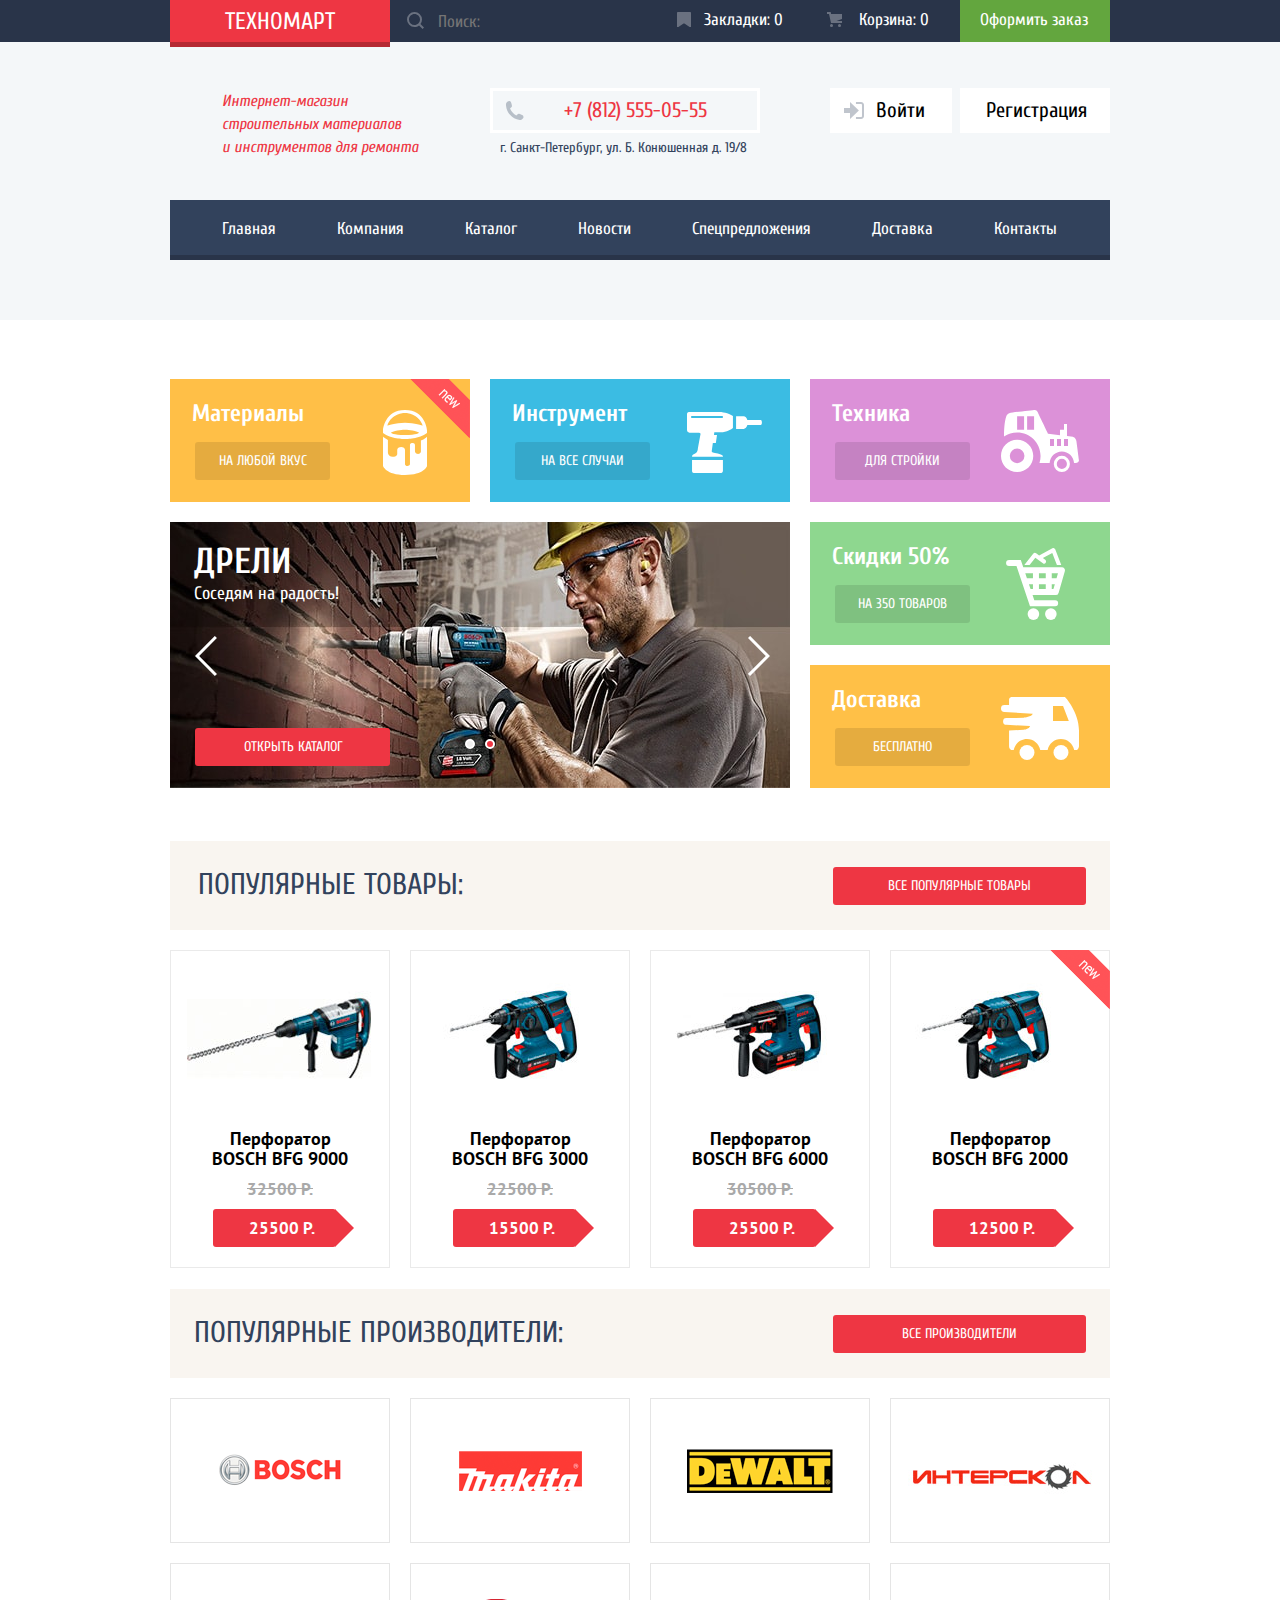
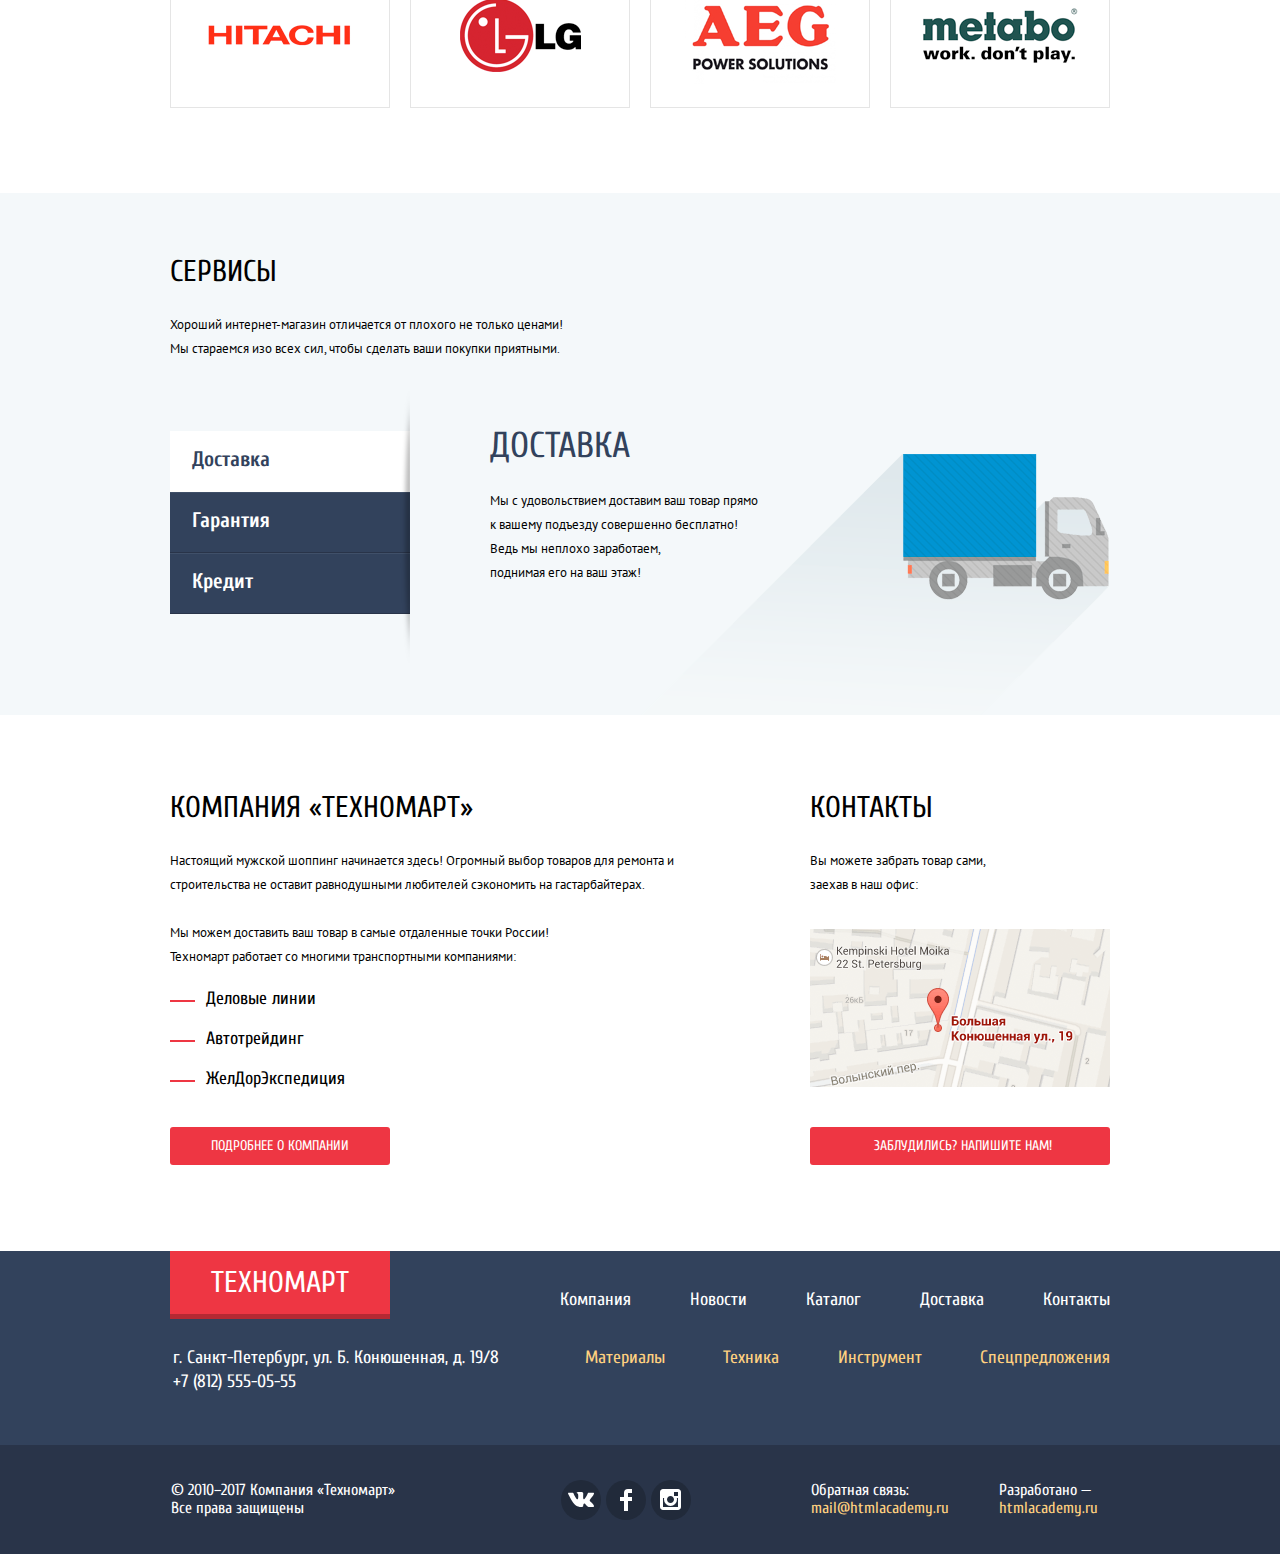
<file: index.html>
<!DOCTYPE html>
<html lang="ru">
<head>
  <meta charset="utf-8">
  <title>HTML Academy: Техномарт</title>
  <link href="https://fonts.googleapis.com/css?family=Cuprum:400,400i,700,700i&amp;subset=cyrillic" rel="stylesheet">
  <link href="https://fonts.googleapis.com/css?family=PT+Sans:400,700&amp;subset=cyrillic" rel="stylesheet">
  <link href="css/normalize.min.css" rel="stylesheet">
  <link href="css/style.min.css" rel="stylesheet">
</head>
<body>
  <header class="main-header">
    <div class="main-header__top">
      <div class="main-header__navigation">
        <a class="main-header__logo" href="#">Техномарт</a>
        <form class="main-search" method="post" action="https://echo.htmlacademy.ru">
          <input id="search-field" class="main-search__field" type="search" name="search" placeholder="Поиск:">
          <label for="search-field" class="main-search__label">
            <span class="visually-hidden">Поиск по сайту</span>
            <svg xmlns="http://www.w3.org/2000/svg" width="17" height="17" viewBox="0 0 17 17"><path fill="#ffffff" d="M17 15.586l-3.542-3.542A7.465 7.465 0 0 0 15 7.5 7.5 7.5 0 1 0 7.5 15c1.71 0 3.282-.579 4.544-1.542L15.586 17 17 15.586zM2 7.5C2 4.467 4.467 2 7.5 2 10.532 2 13 4.467 13 7.5c0 3.032-2.468 5.5-5.5 5.5A5.506 5.506 0 0 1 2 7.5z"/></svg>
          </label>
        </form>
        <ul class="navigation-list">
          <li class="navigation-list__item">
            <a class="navigation-list__link bookmark-link" href="#">Закладки: 0</a>
          </li>
          <li class="navigation-list__item">
            <a class="navigation-list__link cart-link cart-link-index" href="#">Корзина: 0</a>
          </li>
          <li class="navigation-list__item">
            <a class="navigation-list__link order-link" href="#">Оформить заказ</a>
          </li>
        </ul>
      </div>
    </div>
    <div class="center">
      <section class="main-header__content">
        <h1 class="main-header__title">Интернет-магазин строительных материалов &ensp; и инструментов для ремонта</h1>
        <div class="main-header__contacts">
          <a class="main-header__phone" href="tel:+78125550555">+7 (812) 555-05-55</a>
          <p class="main-header__address">г. Санкт-Петербург, ул. Б. Конюшенная д. 19/8</p>
        </div>
        <ul class="main-header__accounts input-list">
          <li class="input-list__item">
            <a class="input-list__link-enter" href="#">Войти</a>
          </li>
          <li class="input-list__item">
            <a class="input-list__link-registration" href="#">Регистрация</a>
          </li>
        </ul>
      </section>
      <nav class="main-header__menu">
        <ul class="header-menu__list">
          <li class="header-menu__item">
            <a class="header-menu__link" href="#">Главная</a>
          </li>
          <li class="header-menu__item">
            <a class="header-menu__link" href="#">Компания</a>
          </li>
          <li class="header-menu__item">
            <a class="header-menu__link" href="catalog.html">Каталог</a></li>
          <li class="header-menu__item">
            <a class="header-menu__link" href="#">Новости</a>
          </li>
          <li class="header-menu__item">
            <a class="header-menu__link" href="#">Спецпредложения</a>
          </li>
          <li class="header-menu__item">
            <a class="header-menu__link" href="#">Доставка</a>
          </li>
          <li class="header-menu__item">
            <a class="header-menu__link" href="#">Контакты</a>
          </li>
        </ul>
      </nav>
    </div>
  </header>
  <main>
    <div class="center">
      <section class="promo">
        <h2 class="visually-hidden">Промо блоки и слайдер</h2>
        <ul class="promo__list">
          <li class="promo__item promo__item--materials">
            <span class="visually-hidden">Новый раздел</span>
            <h3 class="promo__title">Материалы</h3>
            <a class="promo__btn" href="#">На любой вкус</a>
          </li>
          <li class="promo__item promo__item--instrument">
            <h3 class="promo__title">Инструмент</h3>
            <a class="promo__btn" href="#">На все случаи</a>
          </li>
          <li class="promo__item promo__item--technique">
            <h3 class="promo__title">Техника</h3>
            <a class="promo__btn" href="#">Для стройки</a>
          </li>
        </ul>
        <div class="promo__blocks">
          <div class="promo-slider">
            <h3 class="visually-hidden">Слайдер</h3>
            <img class="promo-slider__image-1" src="img/sliders/slider1_1.jpg" width="620" height="266" alt="Слайд 1">
            <img class="promo-slider__image-2" src="img/sliders/slider1_2.jpg" width="620" height="266" alt="Слайд 2">
            <div class="promo-slider__slide-1">
              <h4 class="promo-slider__title">Дрели</h4>
              <span class="promo-slider__text">Соседям на радость!</span>
            </div>
            <div class="promo-slider__slide-2">
              <h4 class="promo-slider__title">Перфораторы</h4>
              <span class="promo-slider__text">Настоящие мужские игрушки</span>
            </div>
            <a class="promo-slider__link btn" href="catalog.html">Открыть каталог</a>
            <ul class="promo-slider__buttons">
              <li>
                <button class="promo-slider__button promo-slider__button--1" type="button">
                  <span class="visually-hidden">Слайд 1</span>
                </button>
              </li>
              <li>
                <button class="promo-slider__button promo-slider__button--2" type="button">
                  <span class="visually-hidden">Слайд 2</span>
                </button>
              </li>
            </ul>
            <a class="promo-slider__slide-left" href="#">
              <span class="visually-hidden">Предыдущий слайд</span>
            </a>
            <a class="promo-slider__slide-right" href="#">
              <span class="visually-hidden">Следующий слайд</span>
            </a>
          </div>
          <ul class="promo__list-vertical">
            <li class="promo__item promo__item--discounts">
              <h3 class="promo__title">Скидки 50%</h3>
              <a class="promo__btn" href="#">На 350 товаров</a>
            </li>
            <li class="promo__item promo__item--delivery">
              <h3 class="promo__title">Доставка</h3>
              <a class="promo__btn" href="#">Бесплатно</a>
            </li>
          </ul>
        </div>
      </section>
      <section class="product">
        <div class="product__paragraph">
          <h2 class="product__title">Популярные товары:</h2>
          <a class="product__link btn" href="#">Все популярные товары</a>
        </div>
        <ul class="product__list product__list--index">
          <li class="product__item">
            <div class="product__buttons">
              <a href="#" class="button__buy button">Купить</a>
              <a href="#" class="button__in-bookmarks button">В закладки</a>
            </div>
            <img class="product__image" src="img/perforators/bfg-9000.jpg" width="218" height="169" alt="Перфоратор BOSCH BFG 9000" >
            <h4 class="product__titles">Перфоратор BOSCH BFG 9000</h4>
            <span class="product__price-delete">32500 Р.</span>
            <span class="product__price">25500 Р.</span>
          </li>
          <li class="product__item">
            <div class="product__buttons">
              <a href="#" class="button__buy button">Купить</a>
              <a href="#" class="button__in-bookmarks button">В закладки</a>
            </div>
            <img class="product__image" src="img/perforators/bfg-3000.jpg" width="218" height="169" alt="Перфоратор BOSCH BFG 3000" >
            <h4 class="product__titles">Перфоратор BOSCH BFG 3000</h4>
            <span class="product__price-delete">22500 Р.</span>
            <span class="product__price">15500 Р.</span>
          </li>
          <li class="product__item">
            <div class="product__buttons">
              <a href="#" class="button__buy button">Купить</a>
              <a href="#" class="button__in-bookmarks button">В закладки</a>
            </div>
            <img class="product__image" src="img/perforators/bfg-6000.jpg" width="218" height="169" alt="Перфоратор BOSCH BFG 6000" >
            <h4 class="product__titles">Перфоратор BOSCH BFG 6000</h4>
            <span class="product__price-delete">30500 Р.</span>
            <span class="product__price">25500 Р.</span>
          </li>
          <li class="product__item element-new">
            <span class="visually-hidden">Новинка</span>
            <div class="product__buttons">
              <a href="#" class="button__buy button">Купить</a>
              <a href="#" class="button__in-bookmarks button">В закладки</a>
            </div>
            <img class="product__image" src="img/perforators/bfg-2000.jpg" width="218" height="169" alt="Перфоратор BOSCH BFG 2000" >
            <h4 class="product__titles">Перфоратор BOSCH BFG 2000</h4>
            <span class="product__price-delete"></span>
            <span class="product__price product__price-null">12500 Р.</span>
          </li>
        </ul>
      </section>
      <section class="manufacture">
        <div class="manufacture__paragraph">
          <h2 class="manufacture__title">Популярные производители:</h2>
          <a class="manufacture__link btn" href="#">Все производители</a>
        </div>
        <ul class="manufacture__list">
          <li class="manufacture__item">
            <a href="#">
              <img class="manufacture__image" src="img/brand/bosch.png" width="126" height="37" alt="производитель Bosch">
            </a>
          </li>
          <li class="manufacture__item">
            <a href="#">
              <img class="manufacture__image" src="img/brand/makita.png" width="123" height="40" alt="производитель Makita">
            </a>
          </li>
          <li class="manufacture__item">
            <a href="#">
              <img class="manufacture__image" src="img/brand/dewalt.png" width="146" height="44" alt="производитель DeWalt">
            </a>
          </li>
          <li class="manufacture__item">
            <a href="#">
              <img class="manufacture__image" src="img/brand/interscol.png" width="200" height="88" alt="производитель Интерскол">
            </a>
          </li>
          <li class="manufacture__item">
            <a href="#">
              <img class="manufacture__image" src="img/brand/hitachi.png" width="169" height="31" alt="производитель Hitachi">
            </a>
          </li>
          <li class="manufacture__item">
            <a href="#">
              <img class="manufacture__image" src="img/brand/lg.png" width="121" height="73" alt="производитель LG">
            </a>
          </li>
          <li class="manufacture__item">
            <a href="#">
              <img class="manufacture__image" src="img/brand/aeg.png" width="151" height="96" alt="производитель AEG">
            </a>
          </li>
          <li class="manufacture__item">
            <a href="#">
              <img class="manufacture__image" src="img/brand/metabo.png" width="204" height="69" alt="производитель Metabo">
            </a>
          </li>
        </ul>
      </section>
    </div>
    <section class="service">
      <div class="service__center">
        <h2 class="service__title">Сервисы</h2>
        <p class="service__text">Хороший интернет-магазин отличается от плохого не только ценами! Мы стараемся изо всех сил, чтобы сделать ваши покупки приятными.</p>
        <div class="service__blocks">
          <ul class="service__list">
            <li class="service__item service__item-delivery">Доставка</li>
            <li class="service__item">Гарантия</li>
            <li class="service__item">Кредит</li>
          </ul>
          <ul class="service__slider">
            <li class="slider__delivery">
              <h3 class="slider__title">Доставка</h3>
              <p class="slider__text">Мы с удовольствием доставим ваш товар прямо<br>к вашему подъезду совершенно бесплатно!</p>
              <p class="slider__text-delivery">Ведь мы неплохо заработаем,<br>поднимая его на ваш этаж!</p>
            </li>
            <li class="slider__guarantee">
              <h3 class="slider__title">Гарантия</h3>
              <p class="slider__text">Если купленный у нас товар поломается или заискрит,</p>
              <p class="slider__text-guarantee">а также в случае пожара, спровоцированного его возгаранием,</p>
              <p class="slider__text-guarantee">вы всегда можете быть уверены в нашей гарантии. Мы обменяем<br>сгоревший товар на новый.</p>
              <p class="slider__text-guarantee">Дом уж восстановите как-нибудь сами.</p>
            </li>
            <li class="slider__credit">
              <h3 class="slider__title">Кредит</h3>
              <p class="slider__text">Залезть в долговую яму стало проще!</p>
              <p class="slider__text-credit">Кредитные консультанты придут вам на помощь.</p>
              <a class="slider__btn btn" href="#">Отправить заявку</a>
            </li>
          </ul>
        </div>
      </div>
    </section>
    <section class="about-content">
      <div class="about-company">
        <h2 class="about-company__title">Компания «Техномарт»</h2>
        <p class="about-company__paragraph">Настоящий мужской шоппинг начинается здесь! Огромный выбор товаров для ремонта и строительства не оставит равнодушными любителей сэкономить на гастарбайтерах.</p>
        <p class="about-company__text">Мы можем доставить ваш товар в самые отдаленные точки России! Техномарт работает со многими транспортными компаниями:</p>
        <ul class="about-company__transport">
          <li class="transport__item">Деловые линии</li>
          <li class="transport__item">Автотрейдинг</li>
          <li class="transport__item">ЖелДорЭкспедиция</li>
        </ul>
        <a class="about-company__btn btn" href="#">Подробнее о компании</a>
      </div>
      <div class="main-contacts">
        <h2 class="main-contacts__title">Контакты</h2>
        <p class="main-contacts__text">Вы можете забрать товар сами, заехав в наш офис:</p>
        <a class="main-contacts__map" href="#" name="mini-map">
          <img src="img/mini-map.png" width="300" height="158" alt="Офис компании по адресу ул. Большая Конюшенная 19/8, Санкт-Петербург">
        </a>
        <a class="main-contacts__btn btn" href="writeus.html">Заблудились? Напишите нам!</a>
      </div>
    </section>
  </main>
  <footer class="main-footer">
    <div class="main-footer__menu">
      <nav class="main-footer__top">
        <a class="main-footer__logo" href="index.html">Техномарт</a>
        <ul class="top-menu">
          <li class="top-menu__item">
            <a href="#">Компания</a>
          </li>
          <li class="top-menu__item">
            <a href="#">Новости</a>
          </li>
          <li class="top-menu__item">
            <a href="catalog.html">Каталог</a>
          </li>
          <li class="top-menu__item">
            <a href="#">Доставка</a>
          </li>
          <li class="top-menu__item">
            <a href="#">Контакты</a>
          </li>
        </ul>
      </nav>
      <nav class="main-footer__bottom">
        <p class="main-footer__address">г. Санкт-Петербург, ул. Б. Конюшенная, д. 19/8 +7 (812) 555-05-55</p>
        <ul class="bottom-menu">
          <li class="bottom-menu__item">
            <a href="#">Материалы</a>
          </li>
          <li class="bottom-menu__item">
            <a href="#">Техника</a>
          </li>
          <li class="bottom-menu__item">
            <a href="#">Инструмент</a>
          </li>
          <li class="bottom-menu__item">
            <a href="#">Спецпредложения</a>
          </li>
        </ul>
      </nav>
    </div>
    <div class="main-footer__cellar">
      <div class="cellar__center">
        <p class="cellar__company">© 2010–2017 Компания «Техномарт» Все права защищены</p>
        <ul class="cellar__list">
          <li class="cellar__item">
            <a class="cellar__link1" href="#">
              <span class="visually-hidden">Магазин "Техномарт" в контакте</span>
            </a>
          </li>
          <li class="cellar__item">
            <a class="cellar__link2" href="#">
              <span class="visually-hidden">Магазин "Техномарт" в Фейсбуке</span>
            </a>
          </li>
          <li class="cellar__item">
            <a class="cellar__link3" href="#">
              <span class="visually-hidden">Магазин "Техномарт" в Инстаграм</span>
            </a>
          </li>
        </ul>
        <p class="cellar__feedback">
          <span class="feedback__title">Обратная связь:</span>
          <a class="feedback__link" href="mailto:mail@htmlacademy.ru">mail@htmlacademy.ru</a>
        </p>
        <p class="cellar__developed">
          <span class="developed__title">Разработано —</span>
          <a class="developed__link" href="https://htmlacademy.ru/intensive/htmlcss">htmlacademy.ru</a>
        </p>
      </div>
    </div>
  </footer>
  <section class="modal-map">
    <h2 class="modal-map__title visually-hidden">Как до нас добраться</h2>
    <iframe src="https://www.google.com/maps/embed?pb=!1m18!1m12!1m3!1d1998.6037999040354!2d30.322010416394033!3d59.938716271971415!2m3!1f0!2f0!3f0!3m2!1i1024!2i768!4f13.1!3m3!1m2!1s0x4696310fca5ba729%3A0xea9c53d4493c879f!2sBolshaya+Konyushennaya+ul.%2C+19%2C+Sankt-Peterburg%2C+Russia%2C+191186!5e0!3m2!1sen!2s!4v1441888483426" width="940" height="446" allowfullscreen></iframe>
    <div class="modal-map__wrapper">
      <img class="modal-map__image" src="img/full-map.png" width="940" height="446" alt="Офис компании по адресу ул. Большая Конюшенная 19/8, Санкт-Петербург">
    </div>
    <button class="modal-map__close" type="button">
      <span class="visually-hidden">Закрыть карту</span>
    </button>
  </section>
  <section class="modal-form">
    <h2 class="modal-form__title visually-hidden">Обратная форма связи</h2>
    <form class="modal-form__feedback" method="post" action="https://echo.htmlacademy.ru">
      <div class="feedback__wrapper">
        <p class="feedback__login">
          <label for="login__field">Ваше имя:</label>
          <input id="login__field" class="feedback__write" type="text" name="name" placeholder="Имя Фамилия">
        </p>
        <p class="feedback__mail">
          <label for="mail__field">Ваш e-mail:</label>
          <input id="mail__field" class="feedback__write" type="text" name="e-mail" placeholder="email@example.com" required>
        </p>
        <p class="feedback__text">
          <label for="text__field">Текст письма:</label>
          <textarea id="text__field" class="feedback__write feedback__textarea" name="free-content" placeholder="В свободной форме" required></textarea>
        </p>
      </div>
      <div class="feedback__submit-wrapper">
        <button class="feedback__submit btn" type="submit">Отправить</button>
      </div>
    </form>
    <button class="modal-form__close" type="button">
      <span class="visually-hidden">Закрыть форму обратной связи</span>
    </button>
  </section>
  <script src="js/index.min.js"></script>
</body>
</html>
</file>
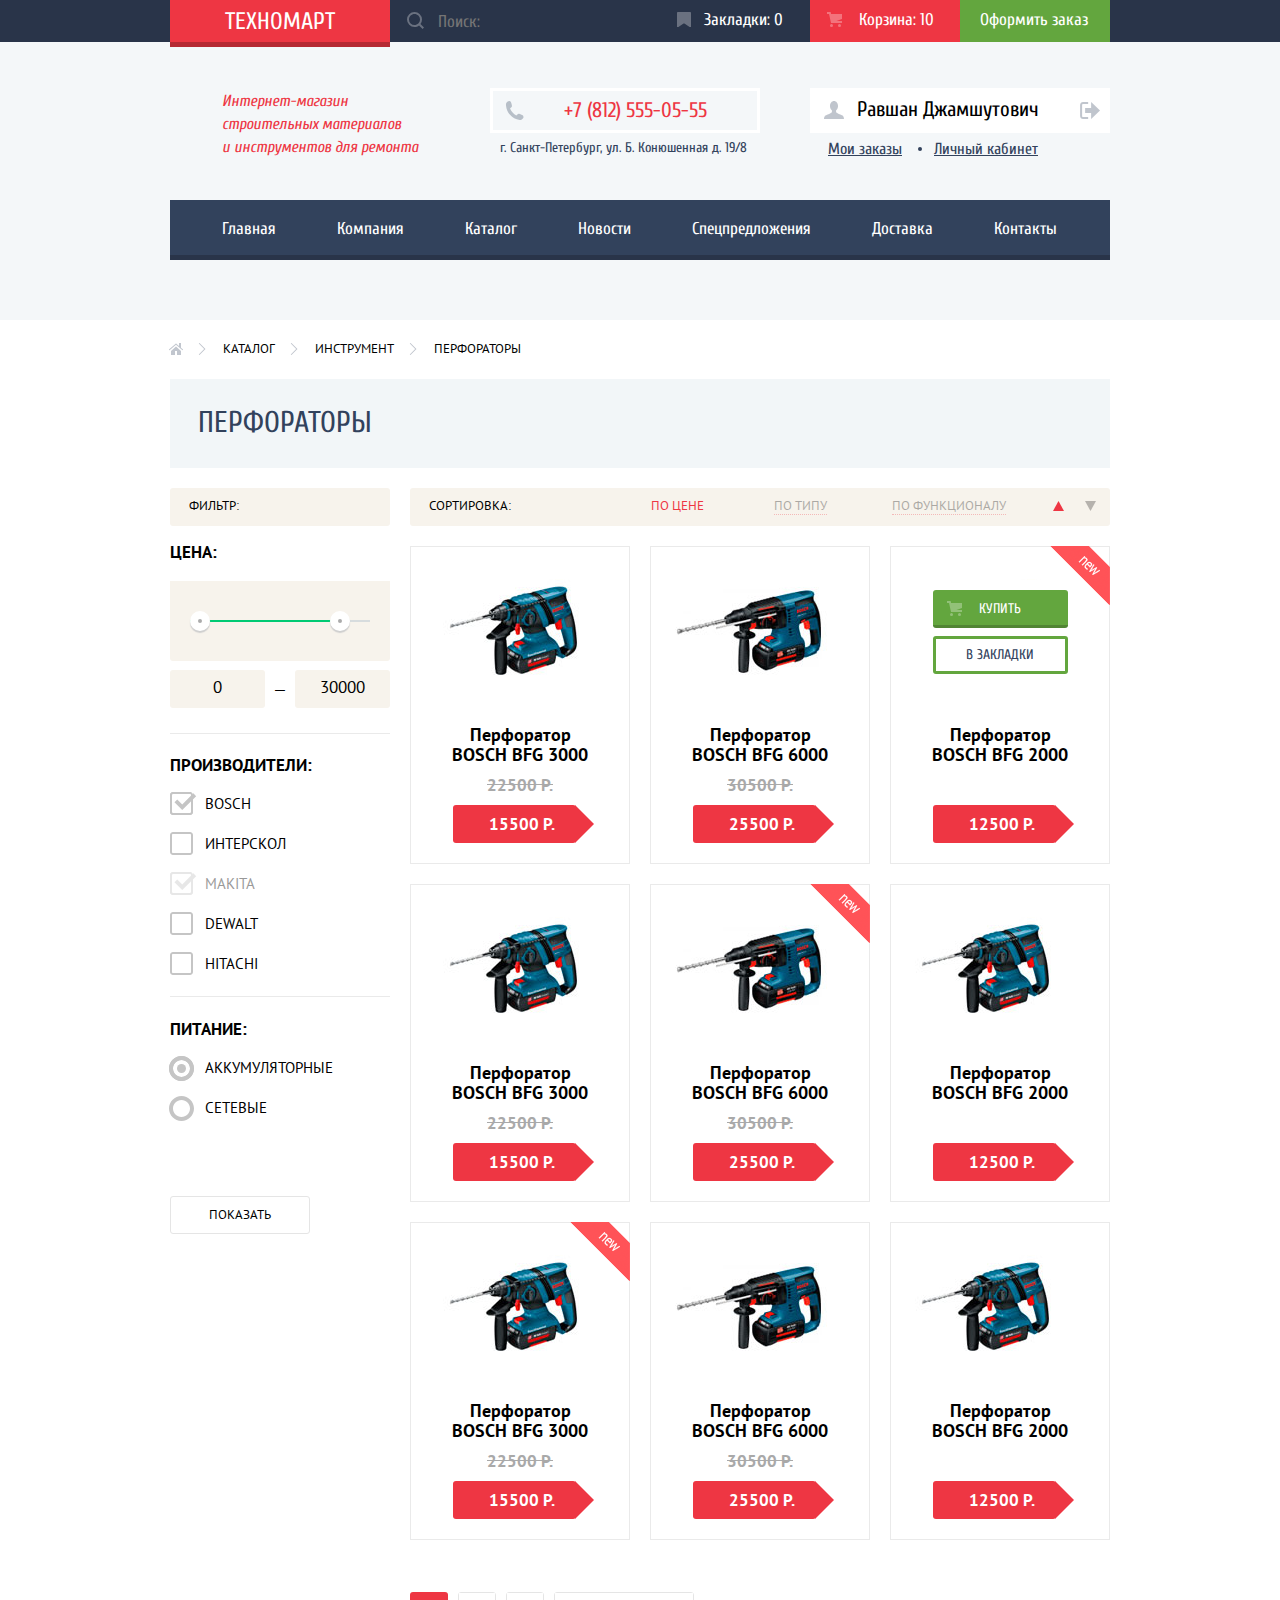
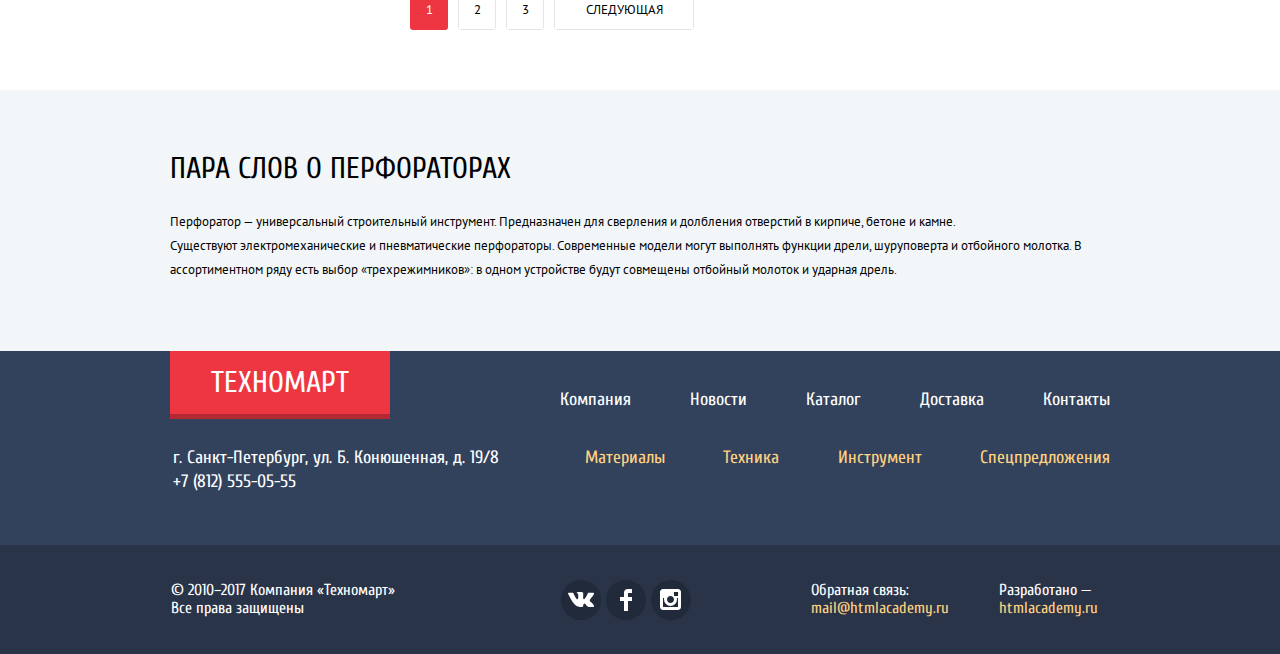
<file: catalog.html>
<!DOCTYPE html>
<html lang="ru">
<head>
  <meta charset="utf-8">
  <title>HTML Academy: Техномарт</title>
  <link href="https://fonts.googleapis.com/css?family=Cuprum:400,400i,700,700i&amp;subset=cyrillic" rel="stylesheet">
  <link href="https://fonts.googleapis.com/css?family=PT+Sans:400,700&amp;subset=cyrillic" rel="stylesheet">
  <link href="css/normalize.min.css" rel="stylesheet">
  <link href="css/style.min.css" rel="stylesheet">
</head>
<body>
  <header class="main-header">
    <div class="main-header__top">
      <div class="main-header__navigation">
        <a class="main-header__logo" href="index.html">Техномарт</a>
        <form class="main-search" method="post" action="https://echo.htmlacademy.ru">
          <input id="search-field" class="main-search__field" type="search" name="search" placeholder="Поиск:">
          <label for="search-field" class="main-search__label">
            <span class="visually-hidden">Поиск по сайту</span>
            <svg xmlns="http://www.w3.org/2000/svg" width="17" height="17" viewBox="0 0 17 17"><path fill="#ffffff" d="M17 15.586l-3.542-3.542A7.465 7.465 0 0 0 15 7.5 7.5 7.5 0 1 0 7.5 15c1.71 0 3.282-.579 4.544-1.542L15.586 17 17 15.586zM2 7.5C2 4.467 4.467 2 7.5 2 10.532 2 13 4.467 13 7.5c0 3.032-2.468 5.5-5.5 5.5A5.506 5.506 0 0 1 2 7.5z"/></svg>
          </label>
        </form>
        <ul class="navigation-list">
          <li class="navigation-list__item">
            <a class="navigation-list__link bookmark-link" href="#">Закладки: 0</a>
          </li>
          <li class="navigation-list__item">
            <a class="navigation-list__link cart-link cart-link-catalog" href="#">Корзина: 10</a>
          </li>
          <li class="navigation-list__item">
            <a class="navigation-list__link order-link" href="#">Оформить заказ</a>
          </li>
        </ul>
      </div>
    </div>
    <div class="center">
      <section class="main-header__content">
        <h1 class="main-header__title">Интернет-магазин строительных материалов &ensp; и инструментов для ремонта</h1>
        <div class="main-header__contacts main-header__contacts--catalog">
          <a class="main-header__phone" href="tel:+78125550555">+7 (812) 555-05-55</a>
          <p class="main-header__address">г. Санкт-Петербург, ул. Б. Конюшенная д. 19/8</p>
        </div>
        <div class="main-header__user-account">
          <div class="user-account__name">
            <a class="user-account__name-link" href="#">Равшан Джамшутович</a>
            <a class="user-account__exit-link" href="#">
              <span class="visually-hidden">Выход из аккаунта</span>
            </a>
          </div>
          <div class="user-account__order">
            <a class="user-account__order-link" href="#">Мои заказы</a>
            <a class="user-account__personal-link" href="#">Личный кабинет</a>
          </div>
        </div>
      </section>
      <nav class="main-header__menu">
        <ul class="header-menu__list">
          <li class="header-menu__item">
            <a class="header-menu__link" href="index.html">Главная</a>
          </li>
          <li class="header-menu__item">
            <a class="header-menu__link" href="#">Компания</a>
          </li>
          <li class="header-menu__item">
            <a class="header-menu__link" href="catalog.html">Каталог</a></li>
          <li class="header-menu__item">
            <a class="header-menu__link" href="#">Новости</a>
          </li>
          <li class="header-menu__item">
            <a class="header-menu__link" href="#">Спецпредложения</a>
          </li>
          <li class="header-menu__item">
            <a class="header-menu__link" href="#">Доставка</a>
          </li>
          <li class="header-menu__item">
            <a class="header-menu__link" href="#">Контакты</a>
          </li>
        </ul>
      </nav>
    </div>
  </header>
  <main>
    <div class="center">
      <ul class="catalog-main__breadcrumbs breadcrumbs-list">
        <li class="breadcrumbs-list__item">
          <a class="breadcrumbs-list__link" href="index.html">
            <span class="visually-hidden">Главная страница</span>
          </a>
        </li>
        <li class="breadcrumbs-list__item breadcrumbs-list__item--arrow">
          <a href="catalog.html">Каталог</a>
        </li>
        <li class="breadcrumbs-list__item breadcrumbs-list__item--arrow">
          <a href="#">Инструмент</a>
        </li>
        <li class="breadcrumbs-list__item breadcrumbs-list__item--arrow">
          <a href="#">Перфораторы</a>
        </li>
      </ul>
      <h1 class="catalog-main__title">Перфораторы</h1>
      <div class="catalog-main__content">
        <section class="filter">
          <h3 class="filter__title">Фильтр:</h3>
          <form class="filter__form" method="post" action="https://echo.htmlacademy.ru">
            <fieldset class="filter__price">
              <legend class="price__legend">Цена:</legend>
              <div class="price__input-range">
                <div class="price__scale">
                  <div class="price__bar"></div>
                </div>
                <div class="price__toggle price__toggle-min"></div>
                <div class="price__toggle price__toggle-max"></div>
              </div>
              <div class="price__value">
                <input class="price__min" type="text" value="0">
                <span>—</span>
                <input class="price__max" type="text" value="30000" >
              </div>
            </fieldset>
            <fieldset class="filter__manufacturers">
              <legend class="manufacturers__legend">Производители:</legend>
              <ul class="manufacturers__list">
                <li class="manufacturers__item">
                  <input id="item-bosch" class="visually-hidden filter__input" type="checkbox" name="bosch" checked>
                  <label for="item-bosch" class="manufacturers__label">Bosch</label>
                </li>
                <li class="manufacturers__item">
                  <input id="item-interscol" class="visually-hidden filter__input" type="checkbox" name="interscol">
                  <label for="item-interscol" class="manufacturers__label">Интерскол</label>
                </li>
                <li class="manufacturers__item">
                  <input id="item-makita" class="visually-hidden filter__input" type="checkbox" name="makita" checked disabled>
                  <label for="item-makita" class="manufacturers__label">Makita</label>
                </li>
                <li class="manufacturers__item">
                  <input id="item-dewalt" class="visually-hidden filter__input" type="checkbox" name="dewalt">
                  <label for="item-dewalt" class="manufacturers__label">Dewalt</label>
                </li>
                <li class="manufacturers__item">
                  <input id="item-hitachi" class="visually-hidden filter__input" type="checkbox" name="hitachi">
                  <label for="item-hitachi" class="manufacturers__label">Hitachi</label>
                </li>
              </ul>
            </fieldset>
            <fieldset class="filter__power">
              <legend class="power__legend">Питание:</legend>
              <ul class="power__list">
                <li class="power__item">
                  <input id="item-accumulator" class="visually-hidden filter__input" type="radio" name="type-power" value="accumulator" checked>
                  <label for="item-accumulator" class="power__label">Аккумуляторные</label>
                </li>
                <li class="power__item">
                  <input id="item-electric" class="visually-hidden filter__input" type="radio" name="type-power" value="electric">
                  <label for="item-electric" class="power__label">Сетевые</label>
                </li>
              </ul>
            </fieldset>
            <button type="submit" class="filter__button">Показать</button>
          </form>
        </section>
        <section class="catalog-product">
          <div class="catalog-product__sorting">
            <span class="catalog-product__sort">Сортировка:</span>
            <ul class="catalog-product__items">
              <li class="catalog-product__item">
                <a class="catalog-product__link-active sort-link" href="#">По цене</a>
              </li>
              <li class="catalog-product__item">
                <a class="catalog-product__link-1" href="#">По типу</a>
              </li>
              <li class="catalog-product__item">
                <a class="catalog-product__link-2" href="#">По функционалу</a>
              </li>
              <li class="catalog-product__item">
                <a class="catalog-product__element-up" href="#">
                  <span class="visually-hidden">По возрастанию</span>
                  <svg xmlns="http://www.w3.org/2000/svg" width="11" height="10" viewBox="0 0 11 10"><path fill="#ee3643" d="M5.5 0L0 10h11z"/></svg>
                </a>
              </li>
              <li class="catalog-product__item">
                <a class="catalog-product__element-down" href="#">
                  <span class="visually-hidden">По убыванию</span>
                  <svg xmlns="http://www.w3.org/2000/svg" width="11" height="10" viewBox="0 0 11 10"><path fill="#231F20" d="M5.5 10L0 0h11"/></svg>
                </a>
              </li>
            </ul>
          </div>
          <ul class="product__list product__list--catalog">
            <li class="product__item">
              <div class="product__buttons">
                <a href="#" class="button__buy button">Купить</a>
                <a href="#" class="button__in-bookmarks button">В закладки</a>
              </div>
              <img class="product__image" src="img/perforators/bfg-3000.jpg" width="218" height="169" alt="Перфоратор BOSCH BFG 3000" >
              <h4 class="product__titles">Перфоратор BOSCH BFG 3000</h4>
              <span class="product__price-delete">22500 Р.</span>
              <span class="product__price">15500 Р.</span>
            </li>
            <li class="product__item">
              <div class="product__buttons">
                <a href="#" class="button__buy button">Купить</a>
                <a href="#" class="button__in-bookmarks button">В закладки</a>
              </div>
              <img class="product__image" src="img/perforators/bfg-6000.jpg" width="218" height="169" alt="Перфоратор BOSCH BFG 6000" >
              <h4 class="product__titles">Перфоратор BOSCH BFG 6000</h4>
              <span class="product__price-delete">30500 Р.</span>
              <span class="product__price">25500 Р.</span>
            </li>
            <li class="product__item element-new">
              <span class="visually-hidden">Новинка</span>
              <div class="product__buttons product__buttons--view">
                <a href="#" class="button__buy button__buy--popup button">Купить</a>
                <a href="#" class="button__in-bookmarks button">В закладки</a>
              </div>
              <img class="product__image" src="img/perforators/bfg-2000.jpg" width="218" height="169" alt="Перфоратор BOSCH BFG 2000" >
              <h4 class="product__titles">Перфоратор BOSCH BFG 2000</h4>
              <span class="product__price-delete"></span>
              <span class="product__price product__price-null">12500 Р.</span>
            </li>
            <li class="product__item">
              <div class="product__buttons">
                <a href="#" class="button__buy button">Купить</a>
                <a href="#" class="button__in-bookmarks button">В закладки</a>
              </div>
              <img class="product__image" src="img/perforators/bfg-3000.jpg" width="218" height="169" alt="Перфоратор BOSCH BFG 3000" >
              <h4 class="product__titles">Перфоратор BOSCH BFG 3000</h4>
              <span class="product__price-delete">22500 Р.</span>
              <span class="product__price">15500 Р.</span>
            </li>
            <li class="product__item element-new">
              <span class="visually-hidden">Новинка</span>
              <div class="product__buttons">
                <a href="#" class="button__buy button">Купить</a>
                <a href="#" class="button__in-bookmarks button">В закладки</a>
              </div>
              <img class="product__image" src="img/perforators/bfg-6000.jpg" width="218" height="169" alt="Перфоратор BOSCH BFG 6000" >
              <h4 class="product__titles">Перфоратор BOSCH BFG 6000</h4>
              <span class="product__price-delete">30500 Р.</span>
              <span class="product__price">25500 Р.</span>
            </li>
            <li class="product__item">
              <div class="product__buttons">
                <a href="#" class="button__buy button">Купить</a>
                <a href="#" class="button__in-bookmarks button">В закладки</a>
              </div>
              <img class="product__image" src="img/perforators/bfg-2000.jpg" width="218" height="169" alt="Перфоратор BOSCH BFG 2000" >
              <h4 class="product__titles">Перфоратор BOSCH BFG 2000</h4>
              <span class="product__price-delete"></span>
              <span class="product__price product__price-null">12500 Р.</span>
            </li>
            <li class="product__item element-new">
              <span class="visually-hidden">Новинка</span>
              <div class="product__buttons">
                <a href="#" class="button__buy button">Купить</a>
                <a href="#" class="button__in-bookmarks button">В закладки</a>
              </div>
              <img class="product__image" src="img/perforators/bfg-3000.jpg" width="218" height="169" alt="Перфоратор BOSCH BFG 3000" >
              <h4 class="product__titles">Перфоратор BOSCH BFG 3000</h4>
              <span class="product__price-delete">22500 Р.</span>
              <span class="product__price">15500 Р.</span>
            </li>
            <li class="product__item">
              <div class="product__buttons">
                <a href="#" class="button__buy button">Купить</a>
                <a href="#" class="button__in-bookmarks button">В закладки</a>
              </div>
              <img class="product__image" src="img/perforators/bfg-6000.jpg" width="218" height="169" alt="Перфоратор BOSCH BFG 6000" >
              <h4 class="product__titles">Перфоратор BOSCH BFG 6000</h4>
              <span class="product__price-delete">30500 Р.</span>
              <span class="product__price">25500 Р.</span>
            </li>
            <li class="product__item">
              <div class="product__buttons">
                <a href="#" class="button__buy button">Купить</a>
                <a href="#" class="button__in-bookmarks button">В закладки</a>
              </div>
              <img class="product__image" src="img/perforators/bfg-2000.jpg" width="218" height="169" alt="Перфоратор BOSCH BFG 2000" >
              <h4 class="product__titles">Перфоратор BOSCH BFG 2000</h4>
              <span class="product__price-delete"></span>
              <span class="product__price product__price-null">12500 Р.</span>
            </li>
          </ul>
          <ul class="pagination__list">
            <li class="pagination__item pagination__item--current">
              <a>1
                <span class="visually-hidden">1 страница товаров</span>
              </a>
            </li>
            <li class="pagination__item">
              <a href="#">2
                <span class="visually-hidden">2 страница товаров</span>
              </a>
            </li>
            <li class="pagination__item">
              <a href="#">3
                <span class="visually-hidden">3 страница товаров</span>
              </a>
            </li>
            <li class="pagination__item pagination__next">
              <a href="#">Следующая</a>
            </li>
          </ul>
        </section>
      </div>
    </div>
  </main>
  <div class="about-perforators">
    <div class="center">
      <h2 class="about-perforators__title">Пара слов о перфораторах</h2>
      <p class="about-perforators__content">Перфоратор — универсальный строительный инструмент. Предназначен для сверления и долбления отверстий в кирпиче, бетоне и камне.</p>
      <p class="about-perforators__content">Существуют электромеханические и пневматические перфораторы. Современные модели могут выполнять функции дрели, шуруповерта и отбойного молотка. В ассортиментном ряду есть выбор «трехрежимников»: в одном устройстве будут совмещены отбойный молоток и ударная дрель.</p>
    </div>
  </div>
  <footer class="main-footer">
    <div class="main-footer__menu">
      <nav class="main-footer__top">
        <a class="main-footer__logo" href="index.html">Техномарт</a>
        <ul class="top-menu">
          <li class="top-menu__item">
            <a href="#">Компания</a>
          </li>
          <li class="top-menu__item">
            <a href="#">Новости</a>
          </li>
          <li class="top-menu__item">
            <a href="#">Каталог</a>
          </li>
          <li class="top-menu__item">
            <a href="#">Доставка</a>
          </li>
          <li class="top-menu__item">
            <a href="#">Контакты</a>
          </li>
        </ul>
      </nav>
      <nav class="main-footer__bottom">
        <p class="main-footer__address">г. Санкт-Петербург, ул. Б. Конюшенная, д. 19/8 +7 (812) 555-05-55</p>
        <ul class="bottom-menu">
          <li class="bottom-menu__item">
            <a href="#">Материалы</a>
          </li>
          <li class="bottom-menu__item">
            <a href="#">Техника</a>
          </li>
          <li class="bottom-menu__item">
            <a href="#">Инструмент</a>
          </li>
          <li class="bottom-menu__item">
            <a href="#">Спецпредложения</a>
          </li>
        </ul>
      </nav>
    </div>
    <div class="main-footer__cellar">
      <div class="cellar__center">
        <p class="cellar__company">© 2010–2017 Компания «Техномарт» Все права защищены</p>
        <ul class="cellar__list">
          <li class="cellar__item">
            <a class="cellar__link1" href="#">
              <span class="visually-hidden">Магазин "Техномарт" в контакте</span>
            </a>
          </li>
          <li class="cellar__item">
            <a class="cellar__link2" href="#">
              <span class="visually-hidden">Магазин "Техномарт" в Фейсбуке</span>
            </a>
          </li>
          <li class="cellar__item">
            <a class="cellar__link3" href="#">
              <span class="visually-hidden">Магазин "Техномарт" в Инстаграм</span>
            </a>
          </li>
        </ul>
        <p class="cellar__feedback">
          <span class="feedback__title">Обратная связь:</span>
          <a class="feedback__link" href="mailto:mail@htmlacademy.ru">mail@htmlacademy.ru</a>
        </p>
        <p class="cellar__developed">
          <span class="developed__title">Разработано —</span>
          <a class="developed__link" href="https://htmlacademy.ru/intensive/htmlcss">htmlacademy.ru</a>
        </p>
      </div>
    </div>
  </footer>
  <section class="modal-cart">
    <p class="modal-cart__title">Товар добавлен в корзину!</p>
    <div class="modal-cart__buttons">
      <a class="modal-cart__btn-link btn" href="#">Оформить заказ</a>
      <button class="modal-cart__btn" type="button">Продолжить покупки</button>
    </div>
    <button class="modal-cart__btn-close" type="button">
      <span class="visually-hidden">Закрыть окно</span>
    </button>
  </section>
  <script src="js/catalog.min.js"></script>
</body>
</html>
</file>
<file: css/style.min.css>
body{min-width:960px;margin:0;padding:0;font-family:"PT Sans",Tahoma,sans-serif;font-size:13px;color:#000;background-color:#fff;font-weight:400}a{text-decoration:none}img{max-width:100%;height:auto}.visually-hidden:not(:focus):not(:active),input[type=checkbox].visually-hidden,input[type=radio].visually-hidden{position:absolute;width:1px;height:1px;margin:-1px;border:0;padding:0;white-space:nowrap;clip-path:inset(100%);clip:rect(0 0 0 0);overflow:hidden}.main-header{font-family:"Cuprum",Tahoma,sans-serif;background-color:#f4f7f9;padding-bottom:60px}.main-header__top{background-color:#293449}.main-header__navigation{display:flex;width:940px;height:42px;margin:0 auto;padding:0 10px}.main-header__logo{text-align:center;width:220px;height:24px;padding-top:10px;padding-bottom:8px;border-bottom:5px solid #b52933;font-family:"Cuprum",Tahoma,sans-serif;color:#fff;text-transform:uppercase;font-weight:400;font-size:24px;line-height:24px;background-color:#ee3643}.main-header__logo:hover{background-color:#ca2c37;border-bottom:5px solid #9a212a}.main-header__logo:active{background-color:#ba2732;border-bottom:5px solid #8e1e26}.main-search{position:relative;width:270px;height:100%}.main-search__label{position:absolute;width:17px;height:17px;left:17px;top:12px;opacity:.3}.main-search__field{width:270px;height:42px;box-sizing:border-box;padding:11px 0 11px 48px;border:0;font-family:"Cuprum",Tahoma,sans-serif;font-size:17px;line-height:18px;color:#fff;background-color:#293449}.main-search:hover .main-search__label{opacity:1}input[type=search]:focus+.main-search__label path{fill:#ee3643}input[type=search]:focus+.main-search__label{opacity:1}.navigation-list{display:flex;width:450px;margin:0;padding:0;list-style:none}.navigation-list__item{width:150px}.navigation-list__link{display:block;padding-top:11px;padding-bottom:13px;font-size:17px;line-height:18px;font-weight:400;color:#fff}.main-search__field:hover,.bookmark-link:hover,.cart-link-index:hover{background-color:#212a3a}.main-search__field:focus{background-color:#fff;color:#000}.bookmark-link{position:relative;padding-left:44px}.cart-link{position:relative;padding-left:49px}.bookmark-link:active,.cart-link:active{background-color:#161d29;color:rgba(255,255,255,.6)}.bookmark-link::before{background-image:url(../img/icons/icon-bookmark.svg)}.cart-link::before{background-image:url(../img/icons/icon-cart.svg)}.bookmark-link::before,.cart-link::before{content:" ";position:absolute;width:15px;height:15px;left:17px;top:12px;background-repeat:no-repeat;opacity:.3}.bookmark-link:hover::before,.cart-link:hover::before{opacity:1}.bookmark-link:active::before,.cart-link:active::before{opacity:.5}.order-link{padding-left:20px;background-color:#63a63e}.order-link:hover{background-color:#5fbb2d}.order-link:active{background-color:#518534;color:rgba(255,255,255,.51)}.cart-link-catalog{background-color:#ee3643}.center{width:940px;margin:0 auto;padding:0 10px}.main-header__content{display:flex;margin-top:46px;padding-left:52px}.main-header__title{margin-top:2px;margin-right:68px;width:200px;font-style:italic;font-weight:400;color:#ee3643;font-size:16px;line-height:23px}.main-header__contacts{width:270px;margin-right:70px}.main-header__contacts--catalog{margin-right:50px}.main-header__phone{position:relative;display:block;padding:9px 0 9px 71px;border:3px solid #fff;color:#ee3643;font-size:21px;line-height:21px}.main-header__phone::before{content:" ";position:absolute;width:20px;height:21px;left:12px;top:10px;background-image:url(../img/icons/icon-phone.svg);background-repeat:no-repeat}.main-header__address{margin:3px 0 0 10px;color:#32425c;font-size:14px;line-height:24px}.main-header__accounts{display:flex;justify-content:space-between;width:280px;font-size:21px;line-height:21px;text-align:center}.input-list{list-style:none;margin:0;padding:0}.input-list__link-enter{position:relative;display:block;width:122px;box-sizing:border-box;padding:12px 0 12px 18px;color:#000;background-color:#fff}.input-list__link-enter::before{content:" ";position:absolute;width:20px;height:20px;left:14px;top:14px;background-image:url(../img/icons/icon-login.svg);background-repeat:no-repeat;opacity:.3}.input-list__link-registration{display:block;width:150px;box-sizing:border-box;padding:12px 0 12px 3px;color:#000;background-color:#fff}.input-list__link-enter:hover,.input-list__link-registration:hover{color:#ee3643}.input-list__link-enter:hover::before{opacity:1}.input-list__link-enter:active,.input-list__link-registration:active{color:#c5c5c5}.input-list__link-enter:active::before{opacity:.3}.main-header__user-account{width:300px}.user-account__name{display:flex;position:relative;background-color:#fff}.user-account__name-link{position:relative;padding:11px 25px 13px 47px;font-size:21px;line-height:21px;color:#000}.user-account__name-link::before{content:" ";position:absolute;width:20px;height:18px;left:14px;top:13px;background-image:url(../img/icons/icon-user.svg);background-repeat:no-repeat;opacity:.3}.user-account__exit-link{position:relative;flex-grow:1}.user-account__exit-link::before{content:" ";position:absolute;width:21px;height:17px;right:10px;top:14px;background-image:url(../img/icons/icon-logout.svg);background-repeat:no-repeat;opacity:.3}.user-account__name-link:hover::before,.user-account__exit-link:hover::before{opacity:1}.user-account__name-link:active,.user-account__exit-link:active{opacity:.3}.user-account__order{position:relative;display:flex;justify-content:flex-start;flex-wrap:wrap;margin-top:7px}.user-account__order::after{content:" ";position:absolute;width:4px;height:4px;border-radius:50%;top:7px;left:108px;background-color:#32425c}.user-account__order a{font-size:16px;line-height:18px;color:#32425c;text-decoration:underline}.user-account__order-link{margin:0 32px 0 18px}.user-account__personal-link:hover,.user-account__order-link:hover{color:#ee3643}.user-account__order-link:active,.user-account__personal-link:active{color:#32425c;opacity:.3}.main-header__menu{margin-top:40px;padding:0 20px 0 22px;background-color:#32425c;border-bottom:5px solid #293449}.header-menu__list{display:flex;justify-content:flex-start;flex-wrap:wrap;margin:0;padding:0;list-style:none}.header-menu__item{text-align:center}.header-menu__link{display:block;padding:20px 31px 18px 30px;color:#fff;font-size:17px;line-height:17px}.header-menu__link:hover{background-color:#293449}.header-menu__link:active{background-color:#1d2739;color:rgba(255,255,255,.5)}.breadcrumbs-list{margin:20px 0 21px 0;padding:0}.breadcrumbs-list__item{position:relative;display:inline-block;vertical-align:middle;line-height:18px;text-transform:uppercase;margin-left:-2px;margin-right:39px}.breadcrumbs-list__item--arrow::before{content:" ";position:absolute;width:8px;height:12px;background-image:url(../img/icons/icon-right-small.svg);background-repeat:no-repeat;top:3px;left:-25px}.breadcrumbs-list__item a{color:#000}.breadcrumbs-list__link{display:block;width:15px;height:12px;background-image:url(../img/icons/icon-home.svg);background-repeat:no-repeat}.catalog-main__title{padding:29px 0 30px 28px;font-family:"Cuprum",Tahoma,sans-serif;text-transform:uppercase;font-weight:400;font-size:30px;line-height:30px;color:#32425c;background-color:#f2f6f8}.catalog-main__content{display:flex}.filter{width:220px;margin-right:20px}.filter__title{margin:20px auto 11px;padding:9px 0 11px 19px;font-size:13px;line-height:18px;font-weight:400;text-transform:uppercase;background-color:#f7f3ec;border-radius:3px}.price__legend,.manufacturers__legend,.power__legend{font-size:17px;line-height:30px;font-weight:700;color:#000}.price__legend{margin-bottom:14px}.filter__price,.filter__manufacturers,.filter__power{margin:0;padding:0;border:0;text-transform:uppercase}.filter__price{margin-bottom:16px;border-bottom:1px solid #eaeaea}.price__input-range{position:relative;width:180px;height:41px;padding:39px 20px 0 20px;margin-bottom:9px;border-bottom-right-radius:3px;border-bottom-left-radius:3px;background-color:#f7f3ec}.price__scale{height:2px;background:#d7dcde}.price__bar{width:80%;height:2px;background:#00ca74}.price__toggle{position:absolute;top:30px;left:0;width:4px;height:4px;border:8px solid #fff;background-color:#ababab;box-shadow:0 2px 1px 0 #cfcfcf;border-radius:50%;cursor:pointer}.price__toggle-min{left:20px}.price__toggle-max{left:160px}.price__value{display:flex;justify-content:space-between;align-items:center;width:220px;padding-bottom:25px;font-size:17px;line-height:18px}.price__min,.price__max{width:95px;padding:8px 0 10px 0;text-align:center;background-color:#f7f3ec;border:0;border-radius:3px}.filter__manufacturers{margin-bottom:17px;padding-bottom:2px;border-bottom:1px solid #eaeaea}.manufacturers__list,.power__list{margin-top:14px;padding-left:35px;list-style:none;font-size:15px;line-height:20px}.manufacturers__label,.power__label{position:relative;cursor:pointer;user-select:none}.manufacturers__label::before{content:" ";position:absolute;width:23px;height:23px;top:-2px;left:-35px;background-image:url(../img/icons/checkbox-off.svg)}.filter__input:checked+.manufacturers__label::after{content:" ";position:absolute;width:27px;height:23px;top:-2px;left:-35px;background-image:url(../img/icons/checkbox-on.svg)}.power__label::before{content:" ";position:absolute;width:25px;height:25px;top:-2px;left:-36px;background-image:url(../img/icons/radio-off.svg)}.filter__input:checked+.power__label::after{content:" ";position:absolute;width:25px;height:25px;top:-2px;left:-36px;background-image:url(../img/icons/radio-on.svg)}.power__item,.manufacturers__item{margin-bottom:20px}.filter__input:disabled+label{opacity:.4}.filter__power{margin-bottom:58px}.filter__button{font-family:"PT Sans",Tahoma,sans-serif;font-size:13px;line-height:18px;text-transform:uppercase;color:#000;background-color:#fff;border:1px solid #e5e5e5;border-radius:3px;width:140px;padding-top:9px;padding-bottom:9px}.filter__button:hover{border-color:#bdc6ca;cursor:pointer}.catalog-product{width:700px}.catalog-product__sorting{display:flex;align-items:center;margin:20px auto;padding-left:19px;line-height:18px;background-color:#f7f3ec;border-radius:3px}.catalog-product__sort{text-transform:uppercase;margin-right:140px;padding-top:9px;padding-bottom:11px}.catalog-product__items{display:flex;margin:0;padding:0;padding-top:9px;padding-bottom:11px;list-style:none}.catalog-product__item:nth-child(1){margin-right:70px}.catalog-product__item:nth-child(2){margin-right:65px}.catalog-product__item:nth-child(3){margin-right:47px}.catalog-product__item:nth-child(4){margin-right:21px}.catalog-product__link-1,.catalog-product__link-2,.sort-link{border-bottom:1px dotted #ee3643;color:#000;opacity:.3;text-transform:uppercase}.catalog-product__link-1:hover,.catalog-product__link-2:hover,.sort-link:hover{color:#000;opacity:1;border-bottom:1px solid #ee3643}.catalog-product__link-active{color:#ee3643;opacity:1;border-bottom:none}.catalog-product__item a:focus{color:#ee3643;opacity:1;border-bottom:none}.catalog-product__element-up{display:block;width:11px;height:10px;margin-top:1px}.catalog-product__element-down{display:block;width:11px;height:10px;margin-top:1px;opacity:.3}.catalog-product__element-up:hover path{fill:#000}.catalog-product__element-down:hover{opacity:1}.catalog-product__element-down:active path,.catalog-product__element-up:active path{fill:#ee3643}.promo{margin:59px 0 53px 0}.promo__list{display:flex;margin-top:0;margin-bottom:20px;padding:0;list-style:none}.promo__blocks{display:flex}.promo__list-vertical{display:flex;flex-direction:column;margin:0;padding:0;list-style:none}.promo__item{position:relative;width:300px;height:123px}.promo__item--materials::before{content:" ";position:absolute;top:31px;right:40px;width:47px;height:65px;background-image:url(../img/icons/icon-1.svg);background-repeat:no-repeat}.promo__item--materials::after{content:" ";position:absolute;top:0;right:0;width:60px;height:59px;background-image:url(../img/new_flag.png);z-index:10}.promo__item--instrument::before{content:" ";position:absolute;top:33px;right:25px;width:78px;height:65px;background-image:url(../img/icons/icon-2.svg);background-repeat:no-repeat}.promo__item--technique::before{content:" ";position:absolute;top:31px;right:31px;width:78px;height:65px;background-image:url(../img/icons/icon-3.svg);background-repeat:no-repeat}.promo__item--discounts::before{content:" ";position:absolute;top:26px;right:42px;width:62px;height:75px;background-image:url(../img/icons/icon-4.svg);background-repeat:no-repeat}.promo__item--delivery::before{content:" ";position:absolute;top:32px;right:29px;width:80px;height:65px;background-image:url(../img/icons/icon-5.svg);background-repeat:no-repeat}.element-new::after{content:" ";position:absolute;top:-1px;right:-1px;width:60px;height:59px;background-image:url(../img/new_flag.png);z-index:10}.promo__item--materials{background-color:#ffbf47}.promo__item--instrument{background-color:#3bbce3;margin-left:20px}.promo__item--technique{background-color:#dc91d8;margin-left:20px}.promo__item--discounts{background-color:#8ed78f;margin-bottom:20px}.promo__item--delivery{background-color:#ffc047}.promo__title{margin:20px 0 13px 22px;font-family:"Cuprum",Tahoma,sans-serif;color:#fff;font-size:24px;line-height:30px;font-weight:700}.promo__btn{display:block;width:135px;padding:10px 0 10px 0;margin-left:25px;font-family:"Cuprum",Tahoma,sans-serif;color:#fff;font-size:14px;line-height:18px;text-transform:uppercase;background-color:rgba(0,0,0,.1);border-radius:3px;text-align:center}.promo__btn:hover{background-color:rgba(0,0,0,.2)}.promo__btn:active{background-color:rgba(0,0,0,.3)}.promo-slider{position:relative;width:620px;height:266px;margin-right:20px;background-color:#8b7b6e}.promo-slider__image-2{display:none}.promo-slider__slide-1{position:absolute;color:#fff;top:22px;left:24px}.promo-slider__slide-2{display:none;position:absolute;color:#fff;top:303px;left:28px}.promo-slider__buttons{position:absolute;top:201px;left:295px;list-style:none;width:30px;padding:0;display:flex;justify-content:space-between}.promo-slider__button{width:10px;height:10px;padding:0;border:2px solid #fff;border-radius:5px}.promo-slider__button--2{background-color:#ee3643}.promo-slider__title{font-family:"Cuprum",Tahoma,sans-serif;font-size:36px;line-height:36px;text-transform:uppercase;margin:0 0 2px 0}.promo-slider__text{font-family:"Cuprum",Tahoma,sans-serif;font-size:18px;line-height:24px}.promo-slider__link{position:absolute;top:206px;left:25px;padding:10px 47px 10px 49px}.promo-slider__slide-left{position:absolute;top:114px;left:25px;width:23px;height:40px;background-image:url(../img/icons/icon-left.svg);background-repeat:no-repeat}.promo-slider__slide-right{position:absolute;top:114px;right:19px;width:23px;height:40px;background-image:url(../img/icons/icon-right.svg);background-repeat:no-repeat}.btn{display:block;border-radius:3px;color:#fff;font-family:"Cuprum",Tahoma,sans-serif;font-size:14px;line-height:18px;text-transform:uppercase;background-color:#ee3643}.btn:hover,.pagination-item-current:hover{background-color:#ca2c37}.btn:active,.pagination-item-current:active{background-color:#ba2732}.product__paragraph,.manufacture__paragraph{display:flex;justify-content:space-between;align-items:center;margin-bottom:20px;padding-left:28px;padding-right:24px;background-color:#f9f5f0}.manufacture__paragraph{margin-top:1px;padding-left:24px}.product__title,.manufacture__title{margin:29px 0 30px 0;font-family:"Cuprum",Tahoma,sans-serif;color:#32425c;text-transform:uppercase;font-size:30px;line-height:30px;font-weight:400}.product__link,.manufacture__link{width:253px;padding:10px 0;text-align:center}.product__list{display:flex;flex-wrap:wrap;justify-content:flex-start;align-content:space-between;padding:0;margin:0 auto;list-style:none}.product__item{position:relative;width:218px;min-height:316px;margin-right:20px;margin-bottom:20px;border:1px solid #eaeaea;text-align:center}.product__list--index .product__item:nth-child(4n){margin-right:0}.product__list--catalog .product__item:nth-child(3n){margin-right:0}.product__item:hover{box-shadow:0 0 10px 5px rgba(0,0,0,.2)}.product__item:hover .product__buttons{display:block}.product__buttons,.product__buttons--view{display:none;width:100%;padding:10px 0;position:absolute;top:33px;z-index:1;background-color:#fff}.product__buttons--view{display:block}.button{display:block;margin:0 auto;font-family:"Cuprum",Tahoma,sans-serif;font-size:14px;line-height:18px;text-transform:uppercase;border-radius:3px}.button__buy{position:relative;width:135px;padding:10px 0 7px 0;color:#fff;margin-bottom:8px;background-color:#63a63e;border-bottom:3px solid #518534}.button__buy::before{content:" ";position:absolute;width:15px;height:15px;left:14px;top:11px;background-image:url(../img/icons/icon-cart.svg);background-repeat:no-repeat;opacity:.3}.button__in-bookmarks{width:129px;padding:7px 0;border:3px solid #63a63e;color:#32425c;background-color:#fff}.button__buy:hover{background-color:#5fbb2d}.button__buy:active{background-color:#518534}.button__buy:hover::before,.button__buy:active::before{opacity:1}.button__in-bookmarks:hover{border-color:#32425c}.button__in-bookmarks:active{color:rgba(50,60,92,.3);border-color:rgba(50,60,92,.3)}.product__titles{width:160px;margin:7px auto 11px auto;font-size:18px;line-height:20px;font-weight:700}.product__price-delete{color:#a9a9a9;text-decoration:line-through;font-weight:700;font-size:17px;line-height:18px}.product__price{position:relative;display:block;box-sizing:border-box;width:123px;margin:11px auto 0 42px;padding:10px 0 10px 15px;border-radius:3px;color:#fff;font-weight:700;font-size:17px;line-height:18px;background-color:#ee3643}.product__price::after{content:" ";position:absolute;width:0;height:0;border:19px solid #ee3643;top:0;right:-18px;border-right-width:0;border-top-color:transparent;border-bottom-color:transparent}.product__price-null{margin-top:40px}.manufacture__list{display:flex;justify-content:flex-start;align-content:space-between;flex-wrap:wrap;padding:0;margin:0;list-style:none}.manufacture__item{width:220px;height:145px;margin-right:20px;margin-bottom:20px}.manufacture__item:nth-child(4n){margin-right:0}.manufacture__item a{display:flex;height:143px;justify-content:center;align-items:center;border:1px solid #e5e5e5}.manufacture__item a:hover{box-shadow:0 0 10px 5px rgba(0,0,0,.2)}.manufacture__item a:active{box-shadow:0 0 10px 5px rgba(0,0,0,.1)}.manufacture__image:active{opacity:.3}.pagination__list{margin:32px 0 60px 0;padding:0}.pagination__item{display:inline-block;width:36px;margin-right:7px;border:1px solid #e5e5e5;border-radius:3px;list-style:none;text-align:center;vertical-align:middle}.pagination__item a{display:block;padding-top:8px;padding-bottom:10px;line-height:18px;text-transform:uppercase;color:#000;background-color:#fff}.pagination__next{width:138px}.pagination__item--current{width:38px;border:0}.pagination__item--current a{padding-top:9px;padding-bottom:11px;color:#fff;background-color:#ee3643;border-radius:3px}.pagination__item:hover{border-color:#bdc6ca}.pagination__item:active{border-color:#ee3643}.about-perforators{padding:64px 0 69px 0;background-color:#f2f6f8}.about-perforators__title{padding:0;margin:0;margin-bottom:26px}.about-perforators__content{padding:0;margin:0;line-height:24px}.service{margin-top:65px;padding:64px 0 0 0;background-color:#f4f8fa}.service__center{width:940px;margin:0 auto;padding:0 10px}.service__title,.about-company__title,.main-contacts__title{margin:0}.service__text{width:400px;margin:26px 0 70px 0;line-height:24px}.service ul{margin-top:0;margin-bottom:0;padding:0;list-style:none}.service__blocks{display:flex;justify-content:flex-start;padding-bottom:101px;background-color:#f4f8fa;background-image:url(../img/sliders/slider2_delivery.png);background-repeat:no-repeat;background-position:top 23px right 1px}.service__list{position:relative;margin-right:80px}.service__list::before{content:" ";display:block;position:absolute;width:10px;height:272px;top:-40px;right:0;background-image:url(../img/vertical_stripe.png)}.service__item{width:240px;box-sizing:border-box;padding-left:22px;padding-top:12px;padding-bottom:17px;border-bottom:1px solid #293449;border-top:1px solid #405069;font-family:"Cuprum",Tahoma,sans-serif;font-weight:700;color:#fff;font-size:21px;line-height:30px;background-color:#32425c}.service__item:hover{cursor:pointer;color:#fff;background-color:#293449;border-bottom:1px solid #293449}.service__item-delivery{color:#32425c;background-color:#fff;border-top:1px solid #fff;border-bottom:1px solid #fff}.service__slider{line-height:24px}.slider__title{margin:-3px 0 0 0;font-family:"Cuprum",Tahoma,sans-serif;font-size:36px;line-height:36px;font-weight:400;text-transform:uppercase;color:#32425c}.slider__text{margin-top:25px;margin-bottom:0}.slider__text-credit,.slider__text-guarantee,.slider__text-delivery{margin:0}.slider__btn{width:195px;margin-top:30px;padding:10px 0;text-align:center}.slider__delivery{display:block}.slider__guarantee{display:none}.slider__credit{display:none}.about-content{display:flex;justify-content:space-between;width:940px;margin:78px auto 86px auto;padding:0 10px}.about-company{width:520px}.about-content p{line-height:24px}.about-company__paragraph{margin-top:26px}.about-company__text{width:390px;margin-top:24px}.main-contacts{width:300px}.main-contacts__text{width:182px;margin-top:26px;margin-bottom:32px}.main-contacts__map{display:block}.about-company__transport{margin-top:20px;padding-left:36px;list-style:none;font-family:"Cuprum",Tahoma,sans-serif;color:#000;font-size:18px;line-height:20px}.transport__item{position:relative;margin-bottom:20px}.transport__item::before{content:" ";position:absolute;display:block;width:25px;height:2px;top:11px;left:-36px;background-color:#ee3643}.about-company__btn{margin-top:38px;width:220px;padding:10px 0;text-align:center}.main-contacts__btn{margin-top:38px;padding:10px 58px 10px 64px}.service__title,.about-company__title,.main-contacts__title,.about-perforators__title{font-family:"Cuprum",Tahoma,sans-serif;color:#000;font-size:30px;line-height:30px;font-weight:400;text-transform:uppercase}.main-footer ul{list-style:none;margin:0;padding:0}.main-footer__menu{background-color:#32425c}.main-footer__top{display:flex;justify-content:space-between;width:940px;margin:0 auto;padding:0 10px}.main-footer__logo{height:31px;width:220px;padding-top:17px;padding-bottom:15px;background-color:#ee3643;border-bottom:5px solid #b52933;font-family:"Cuprum",Tahoma,sans-serif;color:#fff;text-transform:uppercase;font-weight:400;font-size:30px;line-height:30px;text-align:center}.main-footer__logo:hover{background-color:#ca2c37;border-bottom:5px solid #9a212a}.main-footer__logo:active{background-color:#ba2732;border-bottom:5px solid #8e1e26}.top-menu{display:flex;justify-content:space-between;width:550px}.top-menu__item a{display:block;margin-top:37px;font-family:"Cuprum",Tahoma,sans-serif;font-size:18px;line-height:24px;color:#fff}.top-menu__item a:hover,.bottom-menu__item a:hover{text-decoration:underline}.top-menu__item a:active,.bottom-menu__item a:active{text-decoration:none;opacity:.5}.main-footer__bottom{display:flex;justify-content:space-between;width:940px;margin:0 auto;padding:0 10px}.main-footer__address{width:328px;margin-top:27px;margin-bottom:51px;padding-left:3px;font-family:"Cuprum",Tahoma,sans-serif;font-size:18px;line-height:24px;color:#fff}.bottom-menu{display:flex;justify-content:space-between;width:525px}.bottom-menu__item a{display:block;margin-top:27px;font-family:"Cuprum",Tahoma,sans-serif;font-size:18px;line-height:24px;color:#ffd180}.main-footer__cellar{background-color:#293449}.cellar__center{display:flex;justify-content:flex-start;width:940px;margin:0 auto;padding:0 10px;font-family:"Cuprum",Tahoma,sans-serif;font-size:16px;line-height:18px;color:#fff}.cellar__company{width:232px;margin:36px 160px 37px 0;padding-left:1px}.cellar__list{display:flex;align-items:center}.cellar__item a{display:block;width:40px;height:40px;margin-right:5px;background-color:#212a3a;border-radius:20px;background-repeat:no-repeat;background-position:50% 50%}.cellar__item a:hover,.cellar__item a:active{background-color:#ee3643}.cellar__link1{background-image:url(../img/icons/icon-vk.svg)}.cellar__link2{background-image:url(../img/icons/icon-fb.svg)}.cellar__link3{background-image:url(../img/icons/icon-insta.svg);margin-right:0}.cellar__feedback{width:140px;margin:36px 28px 37px 115px}.cellar__developed{width:100px;margin:36px 12px 37px 22px}.feedback__link,.developed__link{font-family:"Cuprum",Tahoma,sans-serif;font-size:16px;line-height:18px;color:#ffd180}.feedback__link:hover,.developed__link:hover{text-decoration:underline}.feedback__link:active,.developed__link:active{color:#ee3643;text-decoration:none}@-webkit-keyframes bounce{0%{-webkit-transform:translateY(-2000px);transform:translateY(-2000px)}70%{-webkit-transform:translateY(30px);transform:translateY(30px)}90%{-webkit-transform:translateY(-10px);transform:translateY(-10px)}to{-webkit-transform:translateY(0);transform:translateY(0)}}@keyframes bounce{0%{-webkit-transform:translateY(-2000px);transform:translateY(-2000px)}70%{-webkit-transform:translateY(30px);transform:translateY(30px)}90%{-webkit-transform:translateY(-10px);transform:translateY(-10px)}to{-webkit-transform:translateY(0);transform:translateY(0)}}.modal-map{display:none;position:fixed;top:38%;left:50%;width:940px;margin-left:-470px;z-index:15}.modal-map__wrapper{position:absolute;top:0;left:0;z-index:1}.modal-map iframe{position:relative;z-index:2;border:0}.modal-map-show{display:block;animation:bounce .6s}.modal-map__image{box-shadow:0 0 16px 0 rgba(0,0,0,.5)}.modal-map__close{position:absolute;top:9px;right:9px;width:21px;height:21px;border:0;background-image:url(../img/icons/form-exit.svg);background-color:transparent;z-index:3}.modal-form{display:none;position:fixed;top:52%;left:50%;width:620px;margin-left:-310px;border-top:7px solid #ff5257;background-color:#fff;box-shadow:0 30px 50px rgba(0,0,0,.7);z-index:15}.modal-form-show{display:block;animation:bounce .6s}.feedback__wrapper{display:flex;justify-content:space-between;flex-wrap:wrap;padding:0 80px}.modal-form__feedback label{display:block;margin-bottom:10px;font-family:"Cuprum",Tahoma,sans-serif;font-size:18px;line-height:18px;color:#000}.feedback__write{width:220px;box-sizing:border-box;padding:7px 0 9px 14px;border:2px solid #d7dcde;border-radius:3px;font-family:"PT Sans",Tahoma,sans-serif;font-size:13px;line-height:18px;color:#000}.feedback__mail,.feedback__login{margin:45px 0 0 0}.feedback__text{margin:20px 0 37px 0}.feedback__textarea{width:460px;box-sizing:border-box;height:115px}.feedback__submit-wrapper{padding:37px 80px;background-color:#f4f4f4}.feedback__submit{border:0;width:460px;padding:10px 0}.modal-form__close{border:0;position:absolute;top:9px;right:9px;width:21px;height:21px;background-color:#fff;background-image:url(../img/icons/form-exit.svg)}.modal-cart{display:none;position:fixed;top:52%;left:50%;width:620px;margin-left:-310px;border-top:7px solid #ff5257;background-color:#fff;box-shadow:0 30px 50px rgba(0,0,0,.7);z-index:15}.modal-cart-show{display:block;animation:bounce .6s}.modal-cart__title{margin:66px 0 67px 177px;font-family:"Cuprum",Tahoma,sans-serif;font-size:30px;line-height:30px;color:#000}.modal-cart__title::before{content:" ";position:absolute;width:66px;height:66px;top:50px;left:80px;background-image:url(../img/icons/form-ok.svg)}.modal-cart__buttons{display:flex;justify-content:center;padding-top:37px;padding-bottom:37px;background-color:#f1f1f1}.modal-cart__btn-link{width:220px;margin-right:20px;text-align:center;padding-top:10px;padding-bottom:10px}.modal-cart__btn{width:220px;padding:10px 20px;border:0;border-radius:3px;font-family:"Cuprum",Tahoma,sans-serif;font-size:14px;line-height:18px;text-transform:uppercase;color:#000;background-color:#fff;cursor:pointer}.modal-cart__btn:hover{outline:1px solid #b2b2b2}.modal-cart__btn-close{border:0;position:absolute;top:9px;right:9px;width:21px;height:21px;background-color:#fff;background-image:url(../img/icons/form-exit.svg)}
</file>
